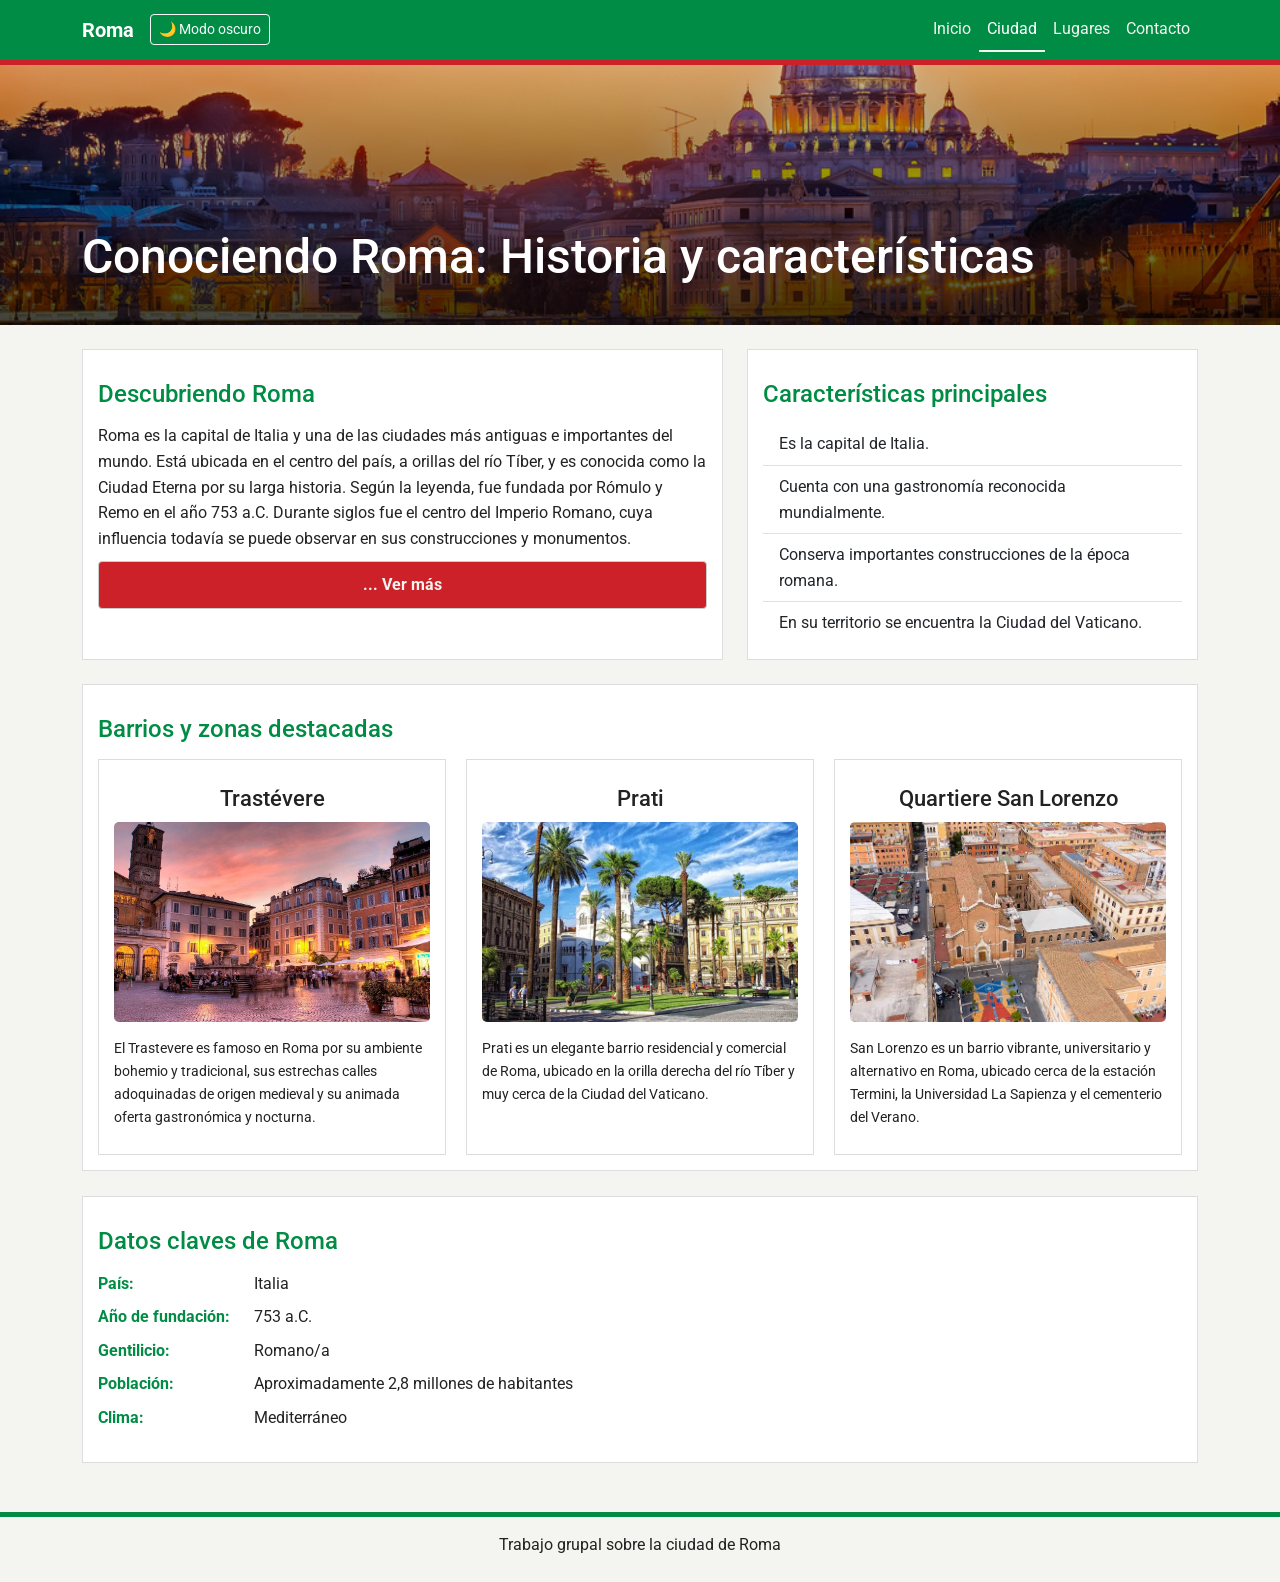
<file: ciudad.html>
<!DOCTYPE html>
<html lang="es">
    <head>
       
        <meta charset="UTF-8">
        <meta name="viewport" content="width=device-width, initial-scale=1.0">
        <title>Roma: Historia e identidad</title>
        <link href="https://fonts.googleapis.com/css2?family=Roboto:wght@400;700&display=swap" rel="stylesheet">
        <link rel="stylesheet" href="https://cdn.jsdelivr.net/npm/bootstrap@5.3.3/dist/css/bootstrap.min.css">
         <link rel="stylesheet" href="estilos.css">
 </head>
 <body>
    <header>
        <nav class="navbar navbar-expand-lg navbar-dark bg-success">
            <div class="container">
                <a class="navbar-brand" href="index.html">Roma</a>
                    <button id="btnModoOscuro" class="btn btn-outline-light btn-sm btn-tema" type="button" aria-pressed="false">🌙 Modo oscuro</button>
                    <button class="navbar-toggler" type="button" data-bs-toggle="collapse" data-bs-target="#menuPrincipal" aria-controls="menuPrincipal" aria-expanded="false" aria-label="Abrir menú de navegación">
                        <span class="navbar-toggler-icon"></span>
                    </button>
                <div class="collapse navbar-collapse" id="menuPrincipal">
                    <ul class="navbar-nav ms-auto">
                        <li class="nav-item"><a class="nav-link" href="index.html">Inicio</a></li>
                        <li class="nav-item"><a class="nav-link active" aria-current="page" href="ciudad.html">Ciudad</a></li>
                        <li class="nav-item"><a class="nav-link" href="lugares.html">Lugares</a></li>
                        <li class="nav-item"><a class="nav-link" href="contacto.html">Contacto</a></li>
                    </ul>
                </div>
            </div>
        </nav>
    </header>
     <main>
        <section class="hero hero-chico">
            <img src="imagenes/ciudadDeRoma.jpg" alt="Vista de la Basílica de San Pedro y el río Tíber al atardecer en Roma" class="imagenBanner">
            <div class="hero-texto">
                <div class="container">
                    <h1>Conociendo Roma: Historia y características</h1>
                </div>
            </div>
        </section>

        <div class="container py-4">
            <div class="row g-4 mb-4">
                <div class="col-12 col-lg-7">
                    <section class="h-100 mb-0">
                        <h2>Descubriendo Roma</h2>
                        <p>Roma es la capital de Italia y una de las ciudades más antiguas e importantes del mundo.
                             Está ubicada en el centro del país, a orillas del río Tíber, y es conocida como la Ciudad Eterna por su larga historia. Según la leyenda, 
                             fue fundada por Rómulo y Remo en el año 753 a.C. Durante siglos fue el centro del Imperio Romano, cuya influencia todavía se puede observar en sus construcciones y monumentos.
                            </p>
                            <button type="button"  id="btn_ver_mas">... Ver más</button>
                            <span class="ocultar" id="span_text">
                                <p>
                                    Hoy en día, Roma combina edificios antiguos con construcciones modernas,
                                     grandes plazas, fuentes y calles llenas de historia. Se destaca por su arquitectura,
                                      su arte y su gastronomía, además de lugares emblemáticos como el Coliseo y la Fontana di Trevi,
                                       que atraen a millones de visitantes.
                                </p>
                                <button type="button" id="btn_Ver_menos">Ver menos</button>
                            </span>
                    </section>
                </div>
                <div class="col-12 col-lg-5">
                    <section class="h-100 mb-0">
                        <h2>Características principales</h2>
                        <ul class="list-group list-group-flush">
                            <li class="list-group-item">Es la capital de Italia.</li>
                            <li class="list-group-item">Cuenta con una gastronomía reconocida mundialmente.</li>
                            <li class="list-group-item">Conserva importantes construcciones de la época romana.</li>
                            <li class="list-group-item">En su territorio se encuentra la Ciudad del Vaticano.</li>
                        </ul>
                    </section>
                </div>
            </div>

           <section>
                <h2>Barrios y zonas destacadas</h2>
                <div class="grilla-flex">
                    <article class="barrio-card">
                        <h3>Trastévere</h3>
                         <img src="imagenes/trastevere.jpg"
                 alt="Plaza con una fuente, una iglesia y edificios iluminados al atardecer"
                 class="barrio-imagen">
                        <p>El Trastevere es famoso en Roma por su ambiente bohemio y tradicional, sus estrechas calles adoquinadas de origen medieval y su animada oferta gastronómica y nocturna.</p>
                    </article>
                    <article class="barrio-card">
                        <h3>Prati</h3>
                        <img src="imagenes/Prati.jpg"
                 alt="Plaza con palmeras, una iglesia y edificios históricos alrededor"
                 class="barrio-imagen">
                        <p>Prati es un elegante barrio residencial y comercial de Roma, ubicado en la orilla derecha del río Tíber y muy cerca de la Ciudad del Vaticano.</p>
                    </article>
                    <article class="barrio-card">
                        <h3>Quartiere San Lorenzo</h3>
                        <img src="imagenes/SanLorenzo.jpg"
                 alt="Vista aérea de una iglesia rodeada de edificios y calles del barrio"
                 class="barrio-imagen">
                        <p>San Lorenzo es un barrio vibrante, universitario y alternativo en Roma, ubicado cerca de la estación Termini, la Universidad La Sapienza y el cementerio del Verano.</p>
                    </article>
                </div>
            </section>

            <section>
                <h2>Datos claves de Roma</h2>
                <dl class="datos-grid">
                    <dt>País:</dt>
                    <dd>Italia</dd>

                    <dt>Año de fundación:</dt>
                    <dd>753 a.C.</dd>

                    <dt>Gentilicio:</dt>
                    <dd>Romano/a</dd>

                    <dt>Población:</dt>
                    <dd>Aproximadamente 2,8 millones de habitantes</dd>

                    <dt>Clima:</dt>
                    <dd>Mediterráneo</dd>
                </dl>
            </section>
        </div>
    </main>
    <footer>
        <p>Trabajo grupal sobre la ciudad de Roma</p>
    </footer>

    <script src="https://cdn.jsdelivr.net/npm/bootstrap@5.3.3/dist/js/bootstrap.bundle.min.js"></script>
    <script src="js/main.js"></script>
</body>
</html>
</file>
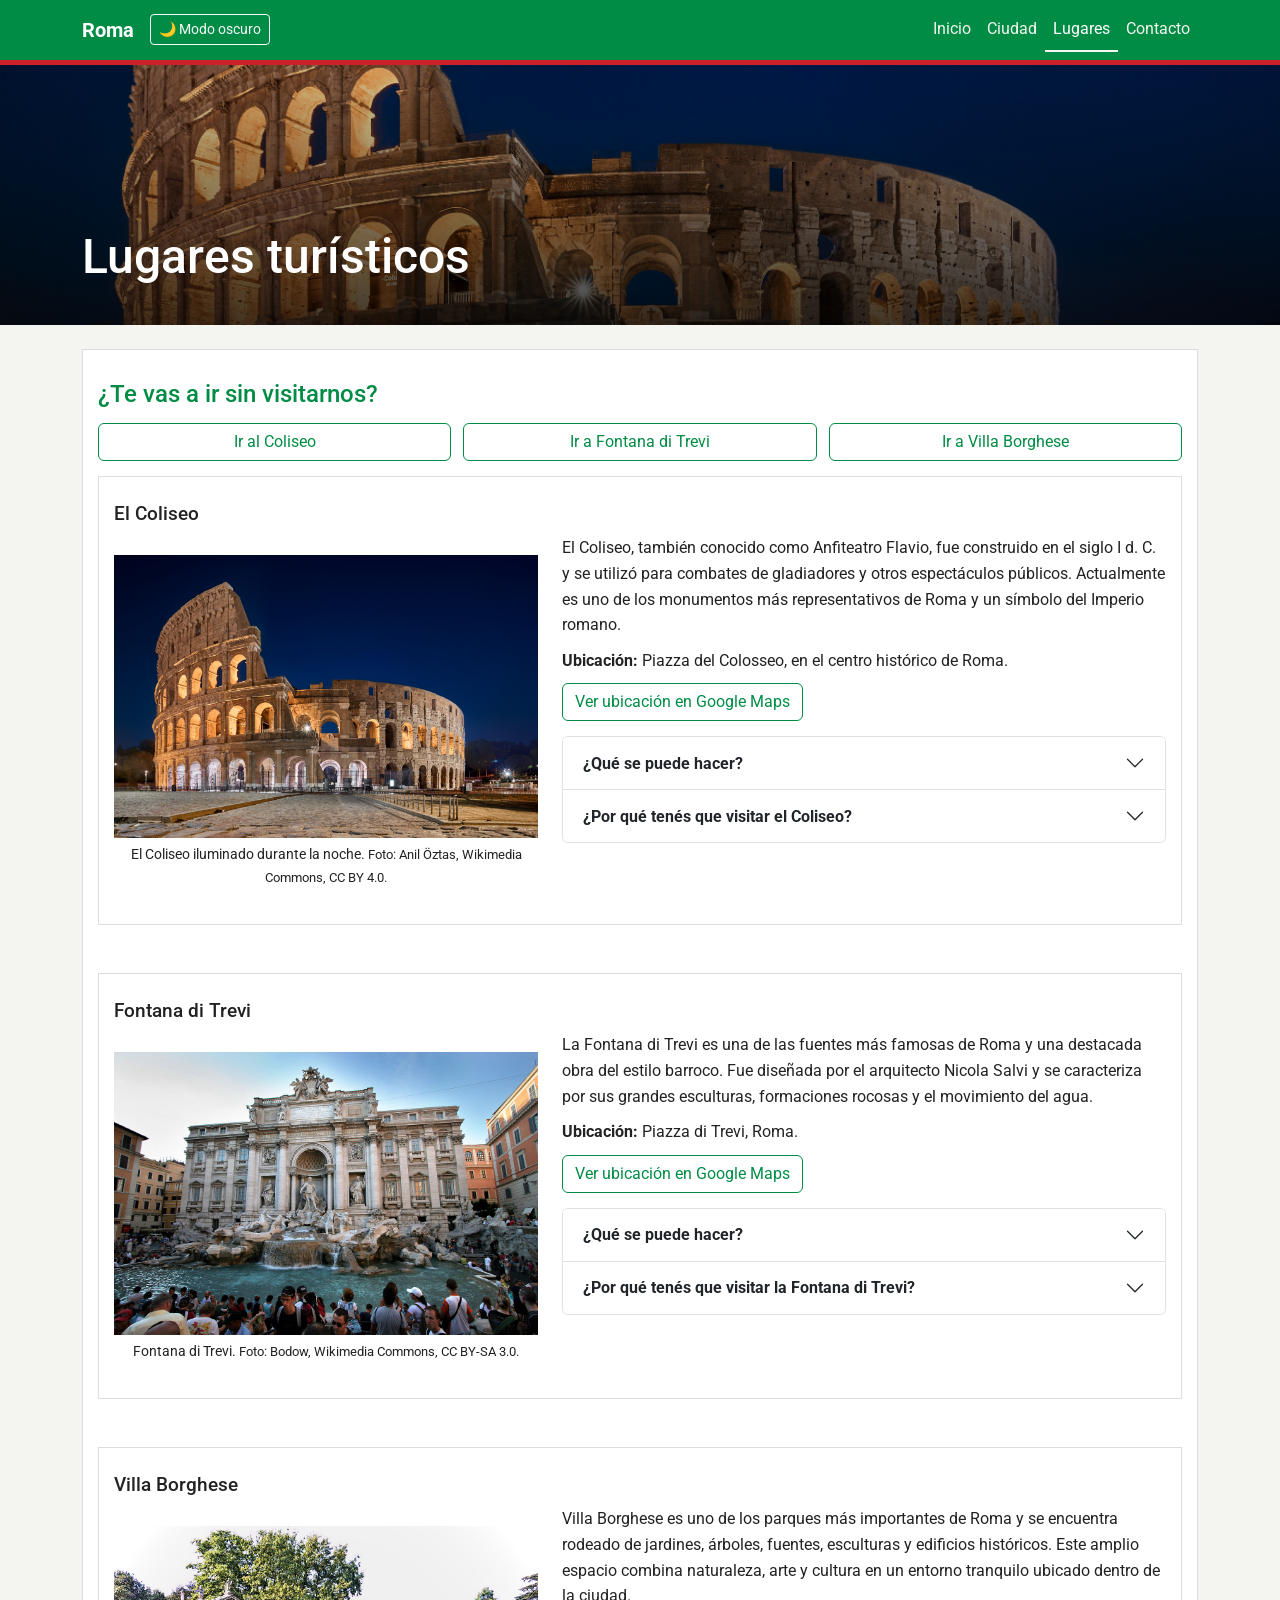
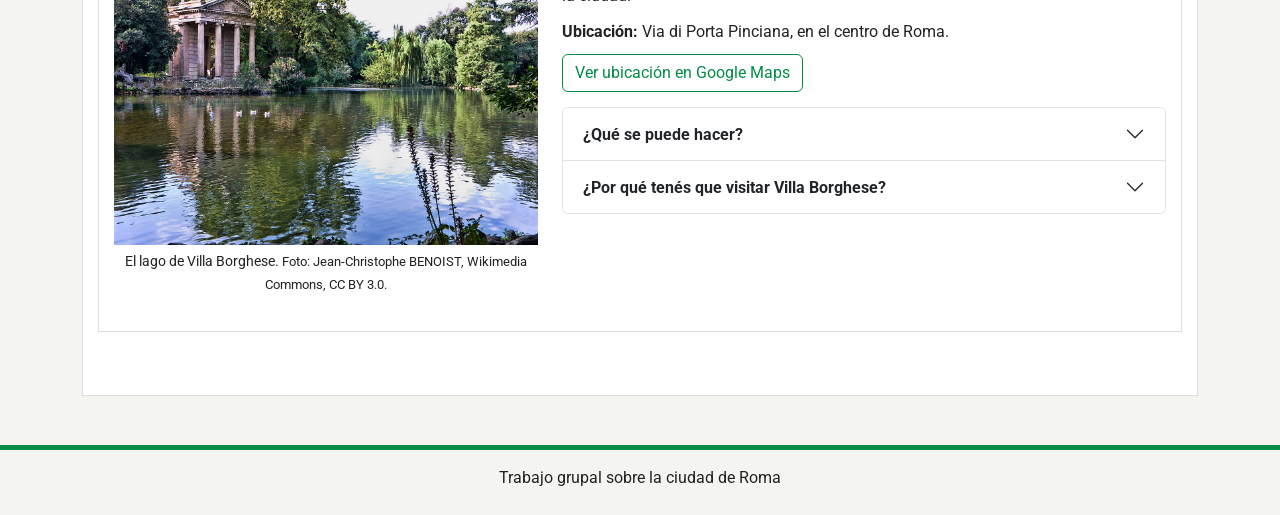
<file: lugares.html>
<!DOCTYPE html>
<html lang="es">
<head>
    <meta charset="UTF-8">
    <meta name="viewport" content="width=device-width, initial-scale=1.0">
    <title>Lugares turísticos de Roma</title>

    <!-- Fuente de Google Fonts -->
    <link href="https://fonts.googleapis.com/css2?family=Roboto:wght@400;700&display=swap" rel="stylesheet">

    <!-- Bootstrap -->
    <link rel="stylesheet" href="https://cdn.jsdelivr.net/npm/bootstrap@5.3.3/dist/css/bootstrap.min.css">

    <!-- Estilos propios: van después de Bootstrap para poder sobreescribirlo -->
    <link rel="stylesheet" href="estilos.css">
</head>
<body>
    <header>
        <nav class="navbar navbar-expand-lg navbar-dark bg-success">
            <div class="container">
                <a class="navbar-brand" href="index.html">Roma</a>
                    <button id="btnModoOscuro" class="btn btn-outline-light btn-sm btn-tema" type="button" aria-pressed="false">🌙 Modo oscuro</button>
                    <button class="navbar-toggler" type="button" data-bs-toggle="collapse" data-bs-target="#menuPrincipal" aria-controls="menuPrincipal" aria-expanded="false" aria-label="Abrir menú de navegación">
                    <span class="navbar-toggler-icon"></span>
                </button>
                <div class="collapse navbar-collapse" id="menuPrincipal">
                    <ul class="navbar-nav ms-auto">
                        <li class="nav-item"><a class="nav-link" href="index.html">Inicio</a></li>
                        <li class="nav-item"><a class="nav-link" href="ciudad.html">Ciudad</a></li>
                        <li class="nav-item"><a class="nav-link active" aria-current="page" href="lugares.html">Lugares</a></li>
                        <li class="nav-item"><a class="nav-link" href="contacto.html">Contacto</a></li>
                    </ul>
                </div>
            </div>
        </nav>
    </header>
        <main class="lugares">
        <section class="hero hero-chico">
            <img src="imagenes/Coliseo.jpg" alt="Vista nocturna del Coliseo de Roma" class="imagenBanner">
            <div class="hero-texto">
                <div class="container">
                    <h1>Lugares turísticos</h1>
                </div>
            </div>
        </section>

        <div class="container py-4">
            <section>
                <h2>¿Te vas a ir sin visitarnos?</h2>
                <ol class="accesos">
                    <li><a class="btn btn-outline-success w-100" href="#coliseo">Ir al Coliseo</a></li>
                    <li><a class="btn btn-outline-success w-100" href="#fontana">Ir a Fontana di Trevi</a></li>
                    <li><a class="btn btn-outline-success w-100" href="#borghes">Ir a Villa Borghese</a></li>
                </ol>

                <article id="coliseo" class="mb-5">
                    <h3>El Coliseo</h3>
                    <div class="row g-4">
                        <div class="col-12 col-lg-5">
                            <figure>
                                <img src="imagenes/Coliseo.jpg" alt="Vista nocturna del Coliseo de Roma" class="foto-lugar">
                                <figcaption>El Coliseo iluminado durante la noche. <small>Foto: Anil Öztas, Wikimedia Commons, CC BY 4.0.</small></figcaption>
                            </figure>
                        </div>
                        <div class="col-12 col-lg-7">
                            <p>El Coliseo, también conocido como Anfiteatro Flavio, fue construido en el siglo I d. C. y se utilizó para combates de gladiadores y otros espectáculos públicos. Actualmente es uno de los monumentos más representativos de Roma y un símbolo del Imperio romano.</p>
                            <p><strong>Ubicación:</strong> Piazza del Colosseo, en el centro histórico de Roma.</p>
                            <a class="btn btn-outline-success" href="https://maps.app.goo.gl/wcu34MHgkv3wLQ5k6" target="_blank" rel="noopener noreferrer">Ver ubicación en Google Maps</a>
                            <div class="accordion" id="acordeon-coliseo">
                                <div class="accordion-item">
                                    <h4 class="accordion-header">
                                        <button class="accordion-button collapsed" type="button" data-bs-toggle="collapse" data-bs-target="#coliseo-hacer" aria-expanded="false" aria-controls="coliseo-hacer">¿Qué se puede hacer?</button>
                                    </h4>
                                    <div id="coliseo-hacer" class="accordion-collapse collapse" data-bs-parent="#acordeon-coliseo">
                                        <div class="accordion-body">
                                            <ul>
                                                <li>Recorrer sus distintos niveles y galerías.</li>
                                                <li>Conocer la arena donde se realizaban los espectáculos.</li>
                                                <li>Visitar los sectores subterráneos, según el tipo de entrada.</li>
                                                <li>Hacer visitas guiadas o utilizar una audioguía.</li>
                                                <li>Aprender cómo se organizaban los combates y espectáculos romanos.</li>
                                            </ul>
                                        </div>
                                    </div>
                                </div>
                                <div class="accordion-item">
                                    <h4 class="accordion-header">
                                        <button class="accordion-button collapsed" type="button" data-bs-toggle="collapse" data-bs-target="#coliseo-porque" aria-expanded="false" aria-controls="coliseo-porque">¿Por qué tenés que visitar el Coliseo?</button>
                                    </h4>
                                    <div id="coliseo-porque" class="accordion-collapse collapse" data-bs-parent="#acordeon-coliseo">
                                        <div class="accordion-body">
                                            <p>Se recomienda visitar el Coliseo porque permite conocer de cerca la historia de la Antigua Roma y admirar una de las construcciones más importantes del Imperio romano.</p>
                                        </div>
                                    </div>
                                </div>
                            </div>
                        </div>
                    </div>
                </article>

                <article id="fontana" class="mb-5">
                    <h3>Fontana di Trevi</h3>
                    <div class="row g-4">
                        <div class="col-12 col-lg-5">
                            <figure>
                                <img src="imagenes/fontanaDiTrevi.jpg" alt="Vista de la Fontana di Trevi en Roma" class="foto-lugar">
                                <figcaption>Fontana di Trevi. <small>Foto: Bodow, Wikimedia Commons, CC BY-SA 3.0.</small></figcaption>
                            </figure>
                        </div>
                        <div class="col-12 col-lg-7">
                            <p>La Fontana di Trevi es una de las fuentes más famosas de Roma y una destacada obra del estilo barroco. Fue diseñada por el arquitecto Nicola Salvi y se caracteriza por sus grandes esculturas, formaciones rocosas y el movimiento del agua.</p>
                            <p><strong>Ubicación:</strong> Piazza di Trevi, Roma.</p>
                            <a class="btn btn-outline-success" href="https://maps.app.goo.gl/GLdDmxwnEPVNCTJE6" target="_blank" rel="noopener noreferrer">Ver ubicación en Google Maps</a>
                            <div class="accordion" id="acordeon-fontana">
                                <div class="accordion-item">
                                    <h4 class="accordion-header">
                                        <button class="accordion-button collapsed" type="button" data-bs-toggle="collapse" data-bs-target="#fontana-hacer" aria-expanded="false" aria-controls="fontana-hacer">¿Qué se puede hacer?</button>
                                    </h4>
                                    <div id="fontana-hacer" class="accordion-collapse collapse" data-bs-parent="#acordeon-fontana">
                                        <div class="accordion-body">
                                            <ul>
                                                <li>Admirar sus esculturas y detalles barrocos.</li>
                                                <li>Tomar fotografías desde la plaza.</li>
                                                <li>Arrojar una moneda siguiendo la tradición de regresar a Roma.</li>
                                                <li>Recorrer las calles y monumentos del barrio de Trevi.</li>
                                                <li>Conocer la historia de la fuente y del antiguo acueducto.</li>
                                            </ul>
                                        </div>
                                    </div>
                                </div>
                                <div class="accordion-item">
                                    <h4 class="accordion-header">
                                        <button class="accordion-button collapsed" type="button" data-bs-toggle="collapse" data-bs-target="#fontana-porque" aria-expanded="false" aria-controls="fontana-porque">¿Por qué tenés que visitar la Fontana di Trevi?</button>
                                    </h4>
                                    <div id="fontana-porque" class="accordion-collapse collapse" data-bs-parent="#acordeon-fontana">
                                        <div class="accordion-body">
                                            <p>Se recomienda visitar la Fontana di Trevi porque permite admirar una de las obras barrocas más importantes de Roma y participar de la costumbre de arrojar una moneda para regresar a Roma, <em>según la tradición</em>.</p>
                                        </div>
                                    </div>
                                </div>
                            </div>
                        </div>
                    </div>
                </article>

                <article id="borghes" class="mb-5">
                    <h3>Villa Borghese</h3>
                    <div class="row g-4">
                        <div class="col-12 col-lg-5">
                            <figure>
                                <img src="imagenes/villaBorghese.jpg" alt="Templo de Esculapio junto al lago de Villa Borghese" class="foto-lugar">
                                <figcaption>El lago de Villa Borghese. <small>Foto: Jean-Christophe BENOIST, Wikimedia Commons, CC BY 3.0.</small></figcaption>
                            </figure>
                        </div>
                        <div class="col-12 col-lg-7">
                            <p>Villa Borghese es uno de los parques más importantes de Roma y se encuentra rodeado de jardines, árboles, fuentes, esculturas y edificios históricos. Este amplio espacio combina naturaleza, arte y cultura en un entorno tranquilo ubicado dentro de la ciudad.</p>
                            <p><strong>Ubicación:</strong> Via di Porta Pinciana, en el centro de Roma.</p>
                            <a class="btn btn-outline-success" href="https://maps.app.goo.gl/5gyDzyoYrP8f17sj8" target="_blank" rel="noopener noreferrer">Ver ubicación en Google Maps</a>
                            <div class="accordion" id="acordeon-borghes">
                                <div class="accordion-item">
                                    <h4 class="accordion-header">
                                        <button class="accordion-button collapsed" type="button" data-bs-toggle="collapse" data-bs-target="#borghes-hacer" aria-expanded="false" aria-controls="borghes-hacer">¿Qué se puede hacer?</button>
                                    </h4>
                                    <div id="borghes-hacer" class="accordion-collapse collapse" data-bs-parent="#acordeon-borghes">
                                        <div class="accordion-body">
                                            <ul>
                                                <li>Recorrer sus jardines a pie o en bicicleta.</li>
                                                <li>Alquilar un bote para pasear por el lago.</li>
                                                <li>Visitar la Galleria Borghese y otros museos.</li>
                                                <li>Observar fuentes, esculturas y monumentos.</li>
                                                <li>Asistir a eventos o conciertos en Piazza di Siena.</li>
                                            </ul>
                                        </div>
                                    </div>
                                </div>
                                <div class="accordion-item">
                                    <h4 class="accordion-header">
                                        <button class="accordion-button collapsed" type="button" data-bs-toggle="collapse" data-bs-target="#borghes-porque" aria-expanded="false" aria-controls="borghes-porque">¿Por qué tenés que visitar Villa Borghese?</button>
                                    </h4>
                                    <div id="borghes-porque" class="accordion-collapse collapse" data-bs-parent="#acordeon-borghes">
                                        <div class="accordion-body">
                                            <p>Se recomienda visitar Villa Borghese porque ofrece un espacio tranquilo donde se puede disfrutar de la <em>naturaleza</em> y, al mismo tiempo, conocer importantes obras de arte, museos y monumentos.</p>
                                        </div>
                                    </div>
                                </div>
                            </div>
                        </div>
                    </div>
                </article>
            </section>
        </div>
    </main>
    <footer>
        <p>Trabajo grupal sobre la ciudad de Roma</p>
    </footer>

    <!-- JavaScript de Bootstrap: hace funcionar el menú hamburguesa -->
    <script src="https://cdn.jsdelivr.net/npm/bootstrap@5.3.3/dist/js/bootstrap.bundle.min.js"></script>

    <!-- JavaScript propio: modo oscuro -->
    <script src="js/main.js"></script>
</body>
</html>
</file>
<file: estilos.css>
/* Variables de colores */
:root {
  --blanco: #F4F5F0;
  --rojo: #cd212a;
  --texto: #222;
  --verde: #008C45;
}

/* Reset general */
* {
  box-sizing: border-box;
  margin: 0;
  padding: 0;
}

/* Estilos generales y tipografía */
body {
  font-family: 'Roboto', sans-serif; /* Fuente de Google Fonts */
  font-size: 16px;
  line-height: 1.6;
  background-color: var(--blanco);
  color: var(--texto);
  max-width: 1200px;
  margin: auto;
  padding: 20px;
}

/* Encabezado y pie de página */
header, footer {
  background-color: var(--blanco);
  color: var(--texto);
  border-bottom: 5px solid var(--verde);
  padding: 15px;
  text-align: center;
}

/* Navegación */
nav {
  display: flex;
  justify-content: center;
  gap: 20px;
  margin-top: 10px;
}

nav a {
  text-decoration: none;
  color: var(--rojo);
  font-weight: bold;
}

nav a:hover {
  color: var(--texto);
  text-decoration: underline;
}

/* Títulos */
h1 {
  font-size: 2rem;
  color: var(--rojo);
  margin-bottom: 15px;
}

h2 {
  font-size: 1.5rem;
  color: var(--verde);
  margin: 15px 0;
}

h3 {
  font-size: 1.2rem;
  color: var(--texto);
  margin: 10px 0;
}

/* Secciones de contenido */
section, article, aside {
  margin-bottom: 25px;
  padding: 15px;
  background-color: #fff;
  border: 1px solid #ddd;
}

p {
  margin-bottom: 10px;
}

/* Formulario */
form {
  margin-top: 20px;
  padding: 15px;
  border: 1px solid var(--verde);
  background-color: #f9f9f9;
}

input, textarea, button {
  width: 100%;
  padding: 10px;
  margin-bottom: 15px;
  border: 1px solid #ccc;
  border-radius: 4px;
}

button {
  background-color: var(--rojo);
  color: var(--blanco);
  font-weight: bold;
  cursor: pointer;
}

button:hover {
  background-color: var(--verde);
}

/* Imágenes y epígrafes */
figure {
  text-align: center;
  margin: 20px 0;
}

figcaption {
  font-size: 0.9rem;
  color: var(--texto);
  margin-top: 5px;
}

/* Pagina de lugares: listas */
.lugares ol,
.lugares ul {
  padding-left: 25px;
  margin-bottom: 15px;
}

/* Pagina de lugares: subtitulos */
.lugares h4{
  margin-top: 20px;
  margin-bottom: 10px;
}

/* Pagina de lugares: enlaces */
.lugares a {
  color: var(--rojo);
}
.lugares a:hover{
  color: var(--texto);
}

/* Página de lugares: imágenes */
.lugares img {
  width: 400px;
  height: auto;
}

/* Pagina de lugares: contenido principal*/
.lugares {
  padding-top: 20px;
  padding-bottom: 20px;
}
a {
    color: #8B3A3A;
    text-decoration: none;
}

ol {
  list-style: none;
}

.imagenBanner {
    width: 100%;
    height: auto;
    object-fit: cover;
    display: block;
}

/* Estilos para las tarjetas de los barrios */
.barrio-imagen {
    width: 100%;
    height: 200px;
    object-fit: cover;
    display: block;
    margin-bottom: 15px;
    border-radius: 5px;}

.barrio-card h3 {
    text-align: center;
    font-size: 1.4rem;
}

.barrio-card p {
    font-size: 0.9rem;
}

/* Flexbox */
.grilla-flex {
  display: flex;
  flex-wrap: wrap;
  gap: 20px;
}

.grilla-flex > article {
  flex: 1 1 260px;
  margin-bottom: 0;
}

.accesos {
  display: flex;
  flex-wrap: wrap;
  gap: 12px;
  list-style: none;
}

.accesos li {
  flex: 1 1 200px;
}

/* CSS Grid */
.datos-grid {
  display: grid;
  grid-template-columns: max-content 1fr;
  gap: 8px 24px;
}

.datos-grid dt {
  color: var(--verde);
}

.datos-grid dd {
  margin: 0;
}

/* Posicionamiento */
header {
  position: sticky;
  top: 0;
  z-index: 1030;
  padding: 0;
  border-bottom-color: var(--rojo);
}

.hero {
  position: relative;
  margin: 0;
  padding: 0;
  border: 0;
  overflow: hidden;
}

.hero .imagenBanner {
  width: 100%;
  height: clamp(280px, 45vw, 460px);
}

.hero-chico .imagenBanner {
  height: clamp(180px, 25vw, 260px);
}

.hero::after {
  content: "";
  position: absolute;
  inset: 0;
  background: linear-gradient(to top, rgba(0, 0, 0, 0.75), rgba(0, 0, 0, 0.15));
}

.hero-texto {
  position: absolute;
  z-index: 1;
  left: 0;
  right: 0;
  bottom: 0;
  padding-bottom: 24px;
  color: #fff;
}

.hero-texto h1 {
  color: #fff;
  font-size: clamp(1.75rem, 5vw, 3rem);
}

.card-foto {
  position: relative;
}

.etiqueta {
  position: absolute;
  top: 12px;
  left: 12px;
  background-color: var(--rojo);
}

/* Evita que el header sticky tape el título al usar los enlaces internos */
article[id],
form[id] {
  scroll-margin-top: 100px;
}


/* Bootstrap - personalizaciones */

body {
  max-width: none;
  padding: 0;
}

main.lugares {
  padding: 0;
}

.lugares .accesos {
  padding-left: 0;
}

.lugares a.btn {
  color: var(--bs-btn-color);
}

.lugares a.btn:hover {
  color: var(--bs-btn-hover-color);
}

.lugares .foto-lugar {
  width: 100%;
  height: auto;
}

.lugares .accordion {
  margin-top: 15px;
}

.lugares .accordion-header {
  margin: 0;
}

/* Navbar con la paleta de la ciudad */
.navbar.bg-success {
  --bs-navbar-color: var(--blanco);
  --bs-navbar-hover-color: #fff;
  --bs-navbar-active-color: #fff;
  background-color: var(--verde) !important;
  gap: 0;
  margin-top: 0;
}

.navbar-brand {
  font-weight: 700;
}

.nav-link {
  border-bottom: 2px solid transparent;
  transition: border-color 0.2s ease;
}

.nav-link:hover,
.nav-link.active {
  border-bottom-color: var(--blanco);
}

.navbar-toggler {
  width: auto;
  margin-bottom: 0;
}

.navbar-toggler:hover {
  background-color: transparent;
}

.accordion-button {
  margin-bottom: 0;
}

.accordion-button:hover {
  background-color: var(--blanco);
}

/* Botones */
.btn-primary {
  --bs-btn-bg: var(--rojo);
  --bs-btn-border-color: var(--rojo);
  --bs-btn-hover-bg: var(--verde);
  --bs-btn-hover-border-color: var(--verde);
  --bs-btn-active-bg: var(--verde);
  --bs-btn-active-border-color: var(--verde);
  font-weight: 700;
}

.btn-outline-success {
  --bs-btn-color: var(--verde);
  --bs-btn-border-color: var(--verde);
  --bs-btn-hover-bg: var(--verde);
  --bs-btn-hover-border-color: var(--verde);
}

.btn {
  transition: background-color 0.2s ease, color 0.2s ease;
}

/* Cards */
.card {
  margin-bottom: 0;
  padding: 0;
  transition: transform 0.2s ease, box-shadow 0.2s ease;
}

.card:hover {
  transform: translateY(-4px);
  box-shadow: 0 8px 20px rgba(0, 0, 0, 0.15);
}

.card-img-top {
  height: 200px;
  object-fit: cover;
}

/* Acordeón */
.accordion {
  --bs-accordion-active-color: var(--verde);
  --bs-accordion-active-bg: var(--blanco);
}

/* Pie de página */
footer {
  border-bottom: 0;
  border-top: 5px solid var(--verde);
}

.foto-lugar {
    transition: transform 0.3s ease;
}

.foto-lugar:hover {
    transform: scale(1.03);
}


/* Modo oscuro (JavaScript: js/main.js) */
:root {
  --oscuro-fondo: #16191c;
  --oscuro-superficie: #212529;
  --oscuro-borde: #3a3f44;
  --oscuro-texto: #e6e6e6;
  --verde-claro: #4cd38a;
  --rojo-claro: #ff8a8f;
}

/* Botón del modo oscuro: anula el ancho de la regla button de la Etapa 2 */
.acciones-nav {
  display: flex;
  align-items: center;
  gap: 10px;
}

.btn-tema {
  width: auto;
  margin-bottom: 0;
}

@media (min-width: 992px) {
  .acciones-nav {
    margin-left: 1rem;
  }
}

/* Colores oscuros: se activan cuando el body tiene la clase modo-oscuro */
body.modo-oscuro {
  background-color: var(--oscuro-fondo);
  color: var(--oscuro-texto);
}

body.modo-oscuro section,
body.modo-oscuro article,
body.modo-oscuro aside {
  background-color: var(--oscuro-superficie);
  border-color: var(--oscuro-borde);
  color: var(--oscuro-texto);
}

body.modo-oscuro footer {
  background-color: var(--oscuro-superficie);
  color: var(--oscuro-texto);
}

body.modo-oscuro form {
  background-color: var(--oscuro-fondo);
}

body.modo-oscuro h2,
body.modo-oscuro .datos-grid dt {
  color: var(--verde-claro);
}

body.modo-oscuro h3,
body.modo-oscuro h4,
body.modo-oscuro figcaption {
  color: var(--oscuro-texto);
}

body.modo-oscuro a:not(.btn):not(.nav-link):not(.navbar-brand) {
  color: var(--rojo-claro);
}

body.modo-oscuro .btn-outline-success {
  --bs-btn-color: var(--verde-claro);
  --bs-btn-border-color: var(--verde-claro);
  --bs-btn-hover-color: var(--oscuro-fondo);
  --bs-btn-hover-bg: var(--verde-claro);
  --bs-btn-hover-border-color: var(--verde-claro);
}

body.modo-oscuro .accordion {
  --bs-accordion-active-color: var(--verde-claro);
  --bs-accordion-active-bg: var(--oscuro-fondo);
}

body.modo-oscuro .accordion-button:hover {
  background-color: var(--oscuro-fondo);
}

/* Transición suave al cambiar de modo: solo al hacer clic en el botón
   (main.js agrega la clase con-transicion), así no parpadea al cargar */
body.con-transicion,
body.con-transicion section,
body.con-transicion article,
body.con-transicion aside,
body.con-transicion footer {
  transition: background-color 0.3s ease, color 0.3s ease;
}

.ocultar {
  display: none;
}

.mostrar {
  display: block;
}
</file>
